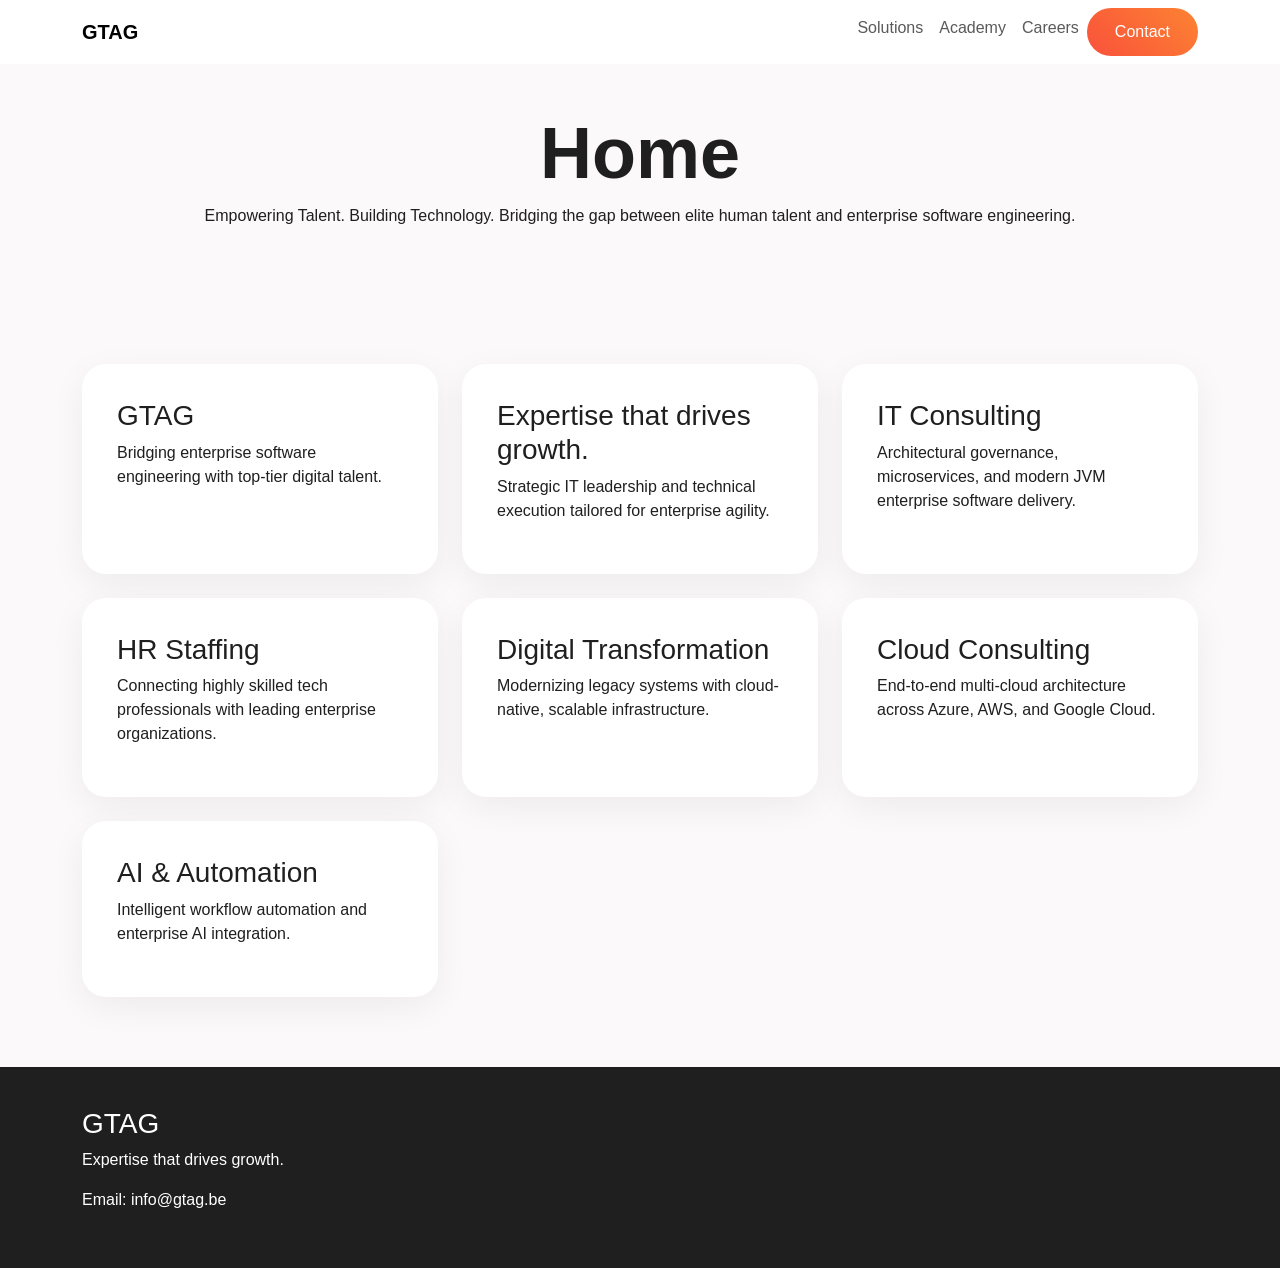
<file: index.html>
<!DOCTYPE html><html><head><meta charset="UTF-8"><meta name="viewport" content="width=device-width,initial-scale=1">
<title>Home | GTAG</title>
<link href="https://cdn.jsdelivr.net/npm/bootstrap@5.3.3/dist/css/bootstrap.min.css" rel="stylesheet">
<link href="css/style.css" rel="stylesheet"></head><body>
<nav class="navbar navbar-expand-lg fixed-top glass-nav"><div class="container">
<a class="navbar-brand fw-bold" href="index.html">GTAG</a>
<button class="navbar-toggler" data-bs-toggle="collapse" data-bs-target="#nav">☰</button>
<div class="collapse navbar-collapse" id="nav"><ul class="navbar-nav ms-auto">
<li class="nav-item"><a class="nav-link" href="solutions.html">Solutions</a></li>
<li class="nav-item"><a class="nav-link" href="academy.html">Academy</a></li>
<li class="nav-item"><a class="nav-link" href="careers.html">Careers</a></li>
<li class="nav-item"><a class="btn btn-primary-custom" href="contact.html">Contact</a></li>
</ul></div></div></nav>
<section class="hero"><div class="container"><h1>Home</h1><p>Empowering Talent. Building Technology. Bridging the gap between elite human talent and enterprise software engineering.</p></div></section>
<section class="section"><div class="container"><div class="row g-4"><div class="col-md-4"><div class="card-box"><h3>GTAG</h3><p>Bridging enterprise software engineering with top-tier digital talent.</p></div></div><div class="col-md-4"><div class="card-box"><h3>Expertise that drives growth.</h3><p>Strategic IT leadership and technical execution tailored for enterprise agility.</p></div></div><div class="col-md-4"><div class="card-box"><h3>IT Consulting</h3><p>Architectural governance, microservices, and modern JVM enterprise software delivery.</p></div></div><div class="col-md-4"><div class="card-box"><h3>HR Staffing</h3><p>Connecting highly skilled tech professionals with leading enterprise organizations.</p></div></div><div class="col-md-4"><div class="card-box"><h3>Digital Transformation</h3><p>Modernizing legacy systems with cloud-native, scalable infrastructure.</p></div></div><div class="col-md-4"><div class="card-box"><h3>Cloud Consulting</h3><p>End-to-end multi-cloud architecture across Azure, AWS, and Google Cloud.</p></div></div><div class="col-md-4"><div class="card-box"><h3>AI & Automation</h3><p>Intelligent workflow automation and enterprise AI integration.</p></div></div></div></div></section>
<footer class="footer"><div class="container">
<h3>GTAG</h3><p>Expertise that drives growth.</p><p>Email: info@gtag.be</p>
</div></footer>
<script src="js/main.js"></script></body></html>
</file>
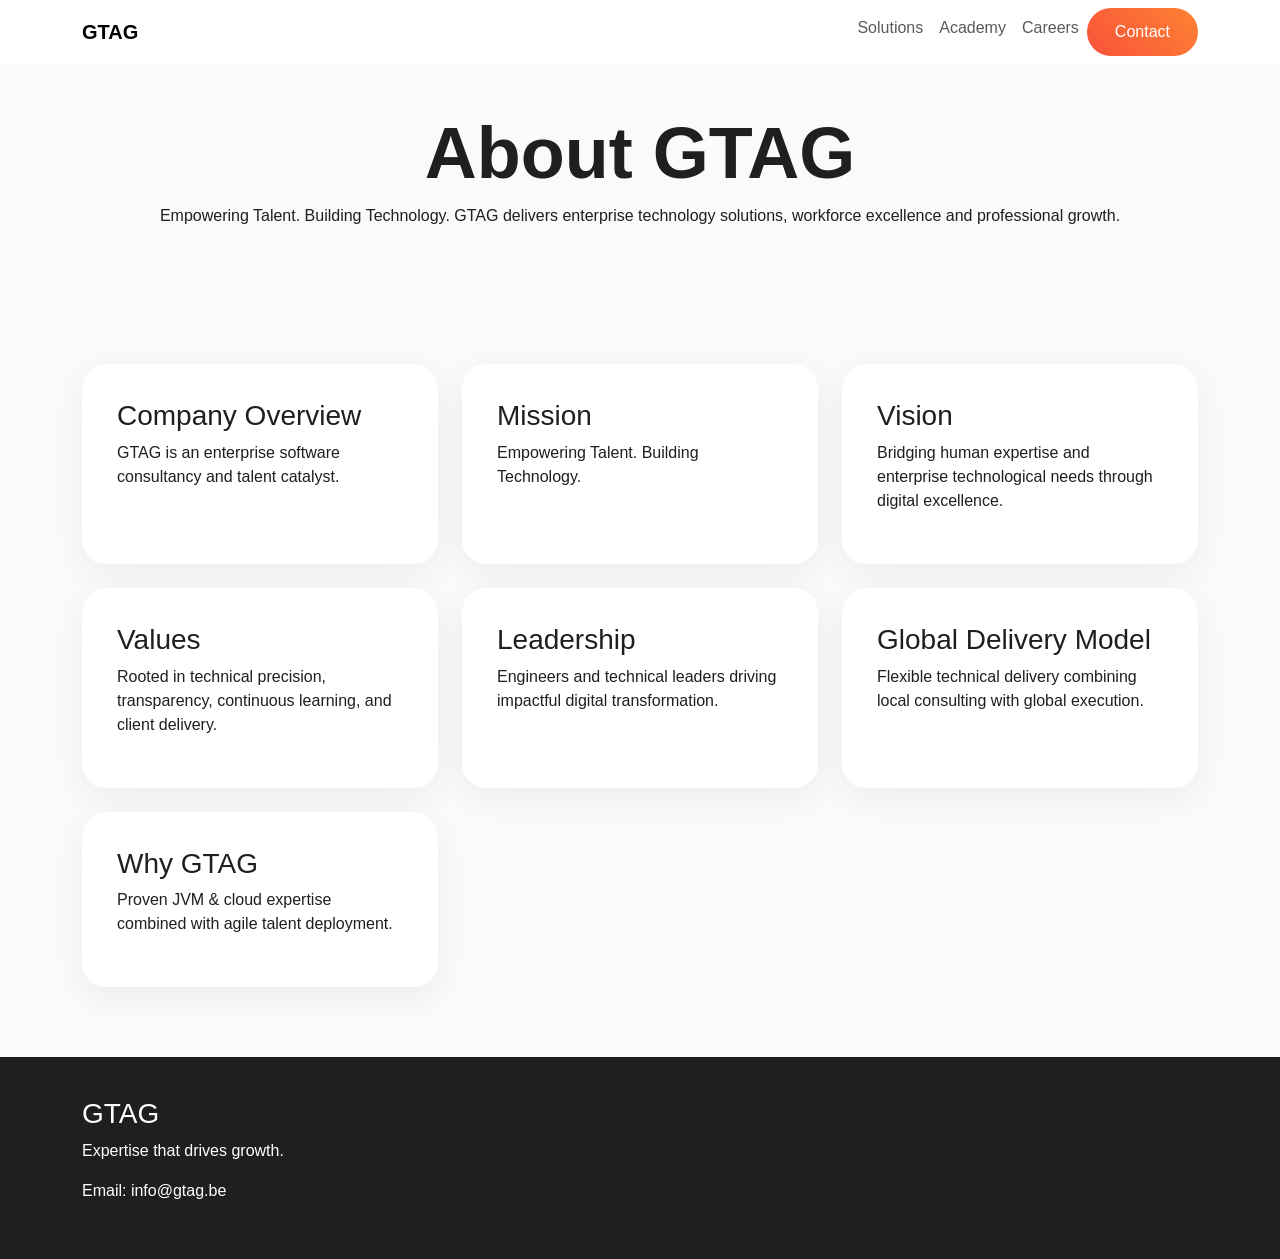
<file: about.html>
<!DOCTYPE html><html><head><meta charset="UTF-8"><meta name="viewport" content="width=device-width,initial-scale=1">
<title>About GTAG | GTAG</title>
<link href="https://cdn.jsdelivr.net/npm/bootstrap@5.3.3/dist/css/bootstrap.min.css" rel="stylesheet">
<link href="css/style.css" rel="stylesheet"></head><body>
<nav class="navbar navbar-expand-lg fixed-top glass-nav"><div class="container">
<a class="navbar-brand fw-bold" href="index.html">GTAG</a>
<button class="navbar-toggler" data-bs-toggle="collapse" data-bs-target="#nav">☰</button>
<div class="collapse navbar-collapse" id="nav"><ul class="navbar-nav ms-auto">
<li class="nav-item"><a class="nav-link" href="solutions.html">Solutions</a></li>
<li class="nav-item"><a class="nav-link" href="academy.html">Academy</a></li>
<li class="nav-item"><a class="nav-link" href="careers.html">Careers</a></li>
<li class="nav-item"><a class="btn btn-primary-custom" href="contact.html">Contact</a></li>
</ul></div></div></nav>
<section class="hero"><div class="container"><h1>About GTAG</h1><p>Empowering Talent. Building Technology. GTAG delivers enterprise technology solutions, workforce excellence and professional growth.</p></div></section>
<section class="section"><div class="container"><div class="row g-4"><div class="col-md-4"><div class="card-box"><h3>Company Overview</h3><p>GTAG is an enterprise software consultancy and talent catalyst.</p></div></div><div class="col-md-4"><div class="card-box"><h3>Mission</h3><p>Empowering Talent. Building Technology.</p></div></div><div class="col-md-4"><div class="card-box"><h3>Vision</h3><p>Bridging human expertise and enterprise technological needs through digital excellence.</p></div></div><div class="col-md-4"><div class="card-box"><h3>Values</h3><p>Rooted in technical precision, transparency, continuous learning, and client delivery.</p></div></div><div class="col-md-4"><div class="card-box"><h3>Leadership</h3><p>Engineers and technical leaders driving impactful digital transformation.</p></div></div><div class="col-md-4"><div class="card-box"><h3>Global Delivery Model</h3><p>Flexible technical delivery combining local consulting with global execution.</p></div></div><div class="col-md-4"><div class="card-box"><h3>Why GTAG</h3><p>Proven JVM & cloud expertise combined with agile talent deployment.</p></div></div></div></div></section>
<footer class="footer"><div class="container">
<h3>GTAG</h3><p>Expertise that drives growth.</p><p>Email: info@gtag.be</p>
</div></footer>
<script src="js/main.js"></script></body></html>
</file>
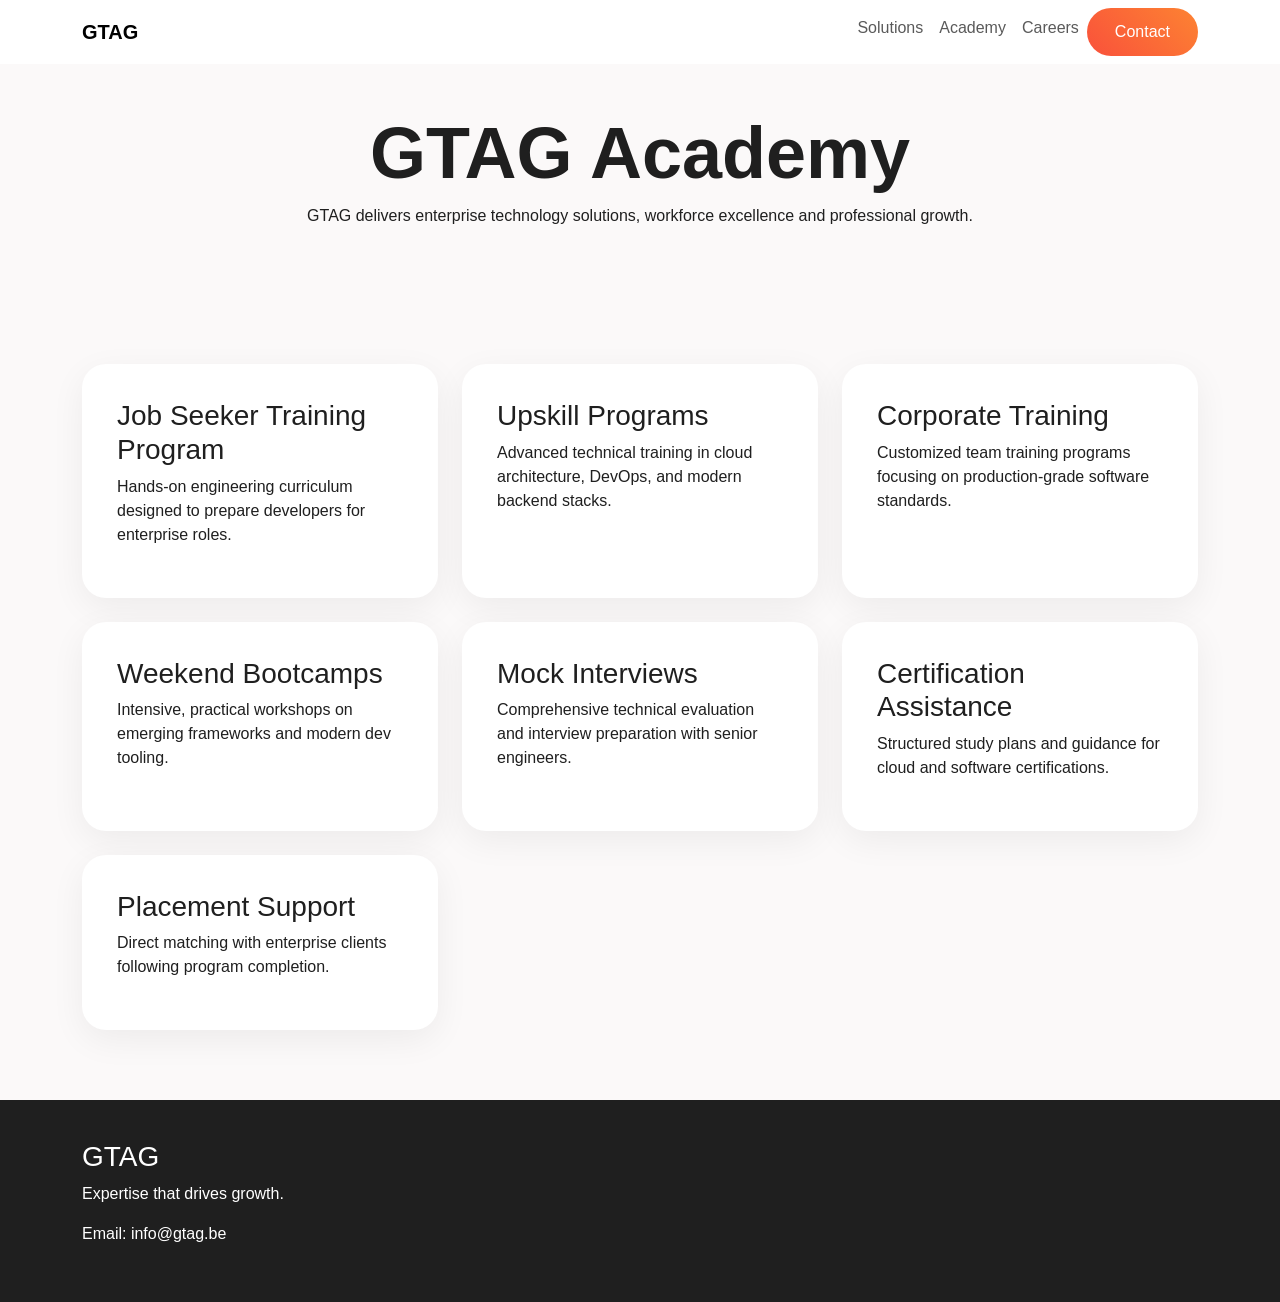
<file: academy.html>
<!DOCTYPE html><html><head><meta charset="UTF-8"><meta name="viewport" content="width=device-width,initial-scale=1">
<title>GTAG Academy | GTAG</title>
<link href="https://cdn.jsdelivr.net/npm/bootstrap@5.3.3/dist/css/bootstrap.min.css" rel="stylesheet">
<link href="css/style.css" rel="stylesheet"></head><body>
<nav class="navbar navbar-expand-lg fixed-top glass-nav"><div class="container">
<a class="navbar-brand fw-bold" href="index.html">GTAG</a>
<button class="navbar-toggler" data-bs-toggle="collapse" data-bs-target="#nav">☰</button>
<div class="collapse navbar-collapse" id="nav"><ul class="navbar-nav ms-auto">
<li class="nav-item"><a class="nav-link" href="solutions.html">Solutions</a></li>
<li class="nav-item"><a class="nav-link" href="academy.html">Academy</a></li>
<li class="nav-item"><a class="nav-link" href="careers.html">Careers</a></li>
<li class="nav-item"><a class="btn btn-primary-custom" href="contact.html">Contact</a></li>
</ul></div></div></nav>
<section class="hero"><div class="container"><h1>GTAG Academy</h1><p>GTAG delivers enterprise technology solutions, workforce excellence and professional growth.</p></div></section>
<section class="section"><div class="container"><div class="row g-4"><div class="col-md-4"><div class="card-box"><h3>Job Seeker Training Program</h3><p>Hands-on engineering curriculum designed to prepare developers for enterprise roles.</p></div></div><div class="col-md-4"><div class="card-box"><h3>Upskill Programs</h3><p>Advanced technical training in cloud architecture, DevOps, and modern backend stacks.</p></div></div><div class="col-md-4"><div class="card-box"><h3>Corporate Training</h3><p>Customized team training programs focusing on production-grade software standards.</p></div></div><div class="col-md-4"><div class="card-box"><h3>Weekend Bootcamps</h3><p>Intensive, practical workshops on emerging frameworks and modern dev tooling.</p></div></div><div class="col-md-4"><div class="card-box"><h3>Mock Interviews</h3><p>Comprehensive technical evaluation and interview preparation with senior engineers.</p></div></div><div class="col-md-4"><div class="card-box"><h3>Certification Assistance</h3><p>Structured study plans and guidance for cloud and software certifications.</p></div></div><div class="col-md-4"><div class="card-box"><h3>Placement Support</h3><p>Direct matching with enterprise clients following program completion.</p></div></div></div></div></section>
<footer class="footer"><div class="container">
<h3>GTAG</h3><p>Expertise that drives growth.</p><p>Email: info@gtag.be</p>
</div></footer>
<script src="js/main.js"></script></body></html>
</file>
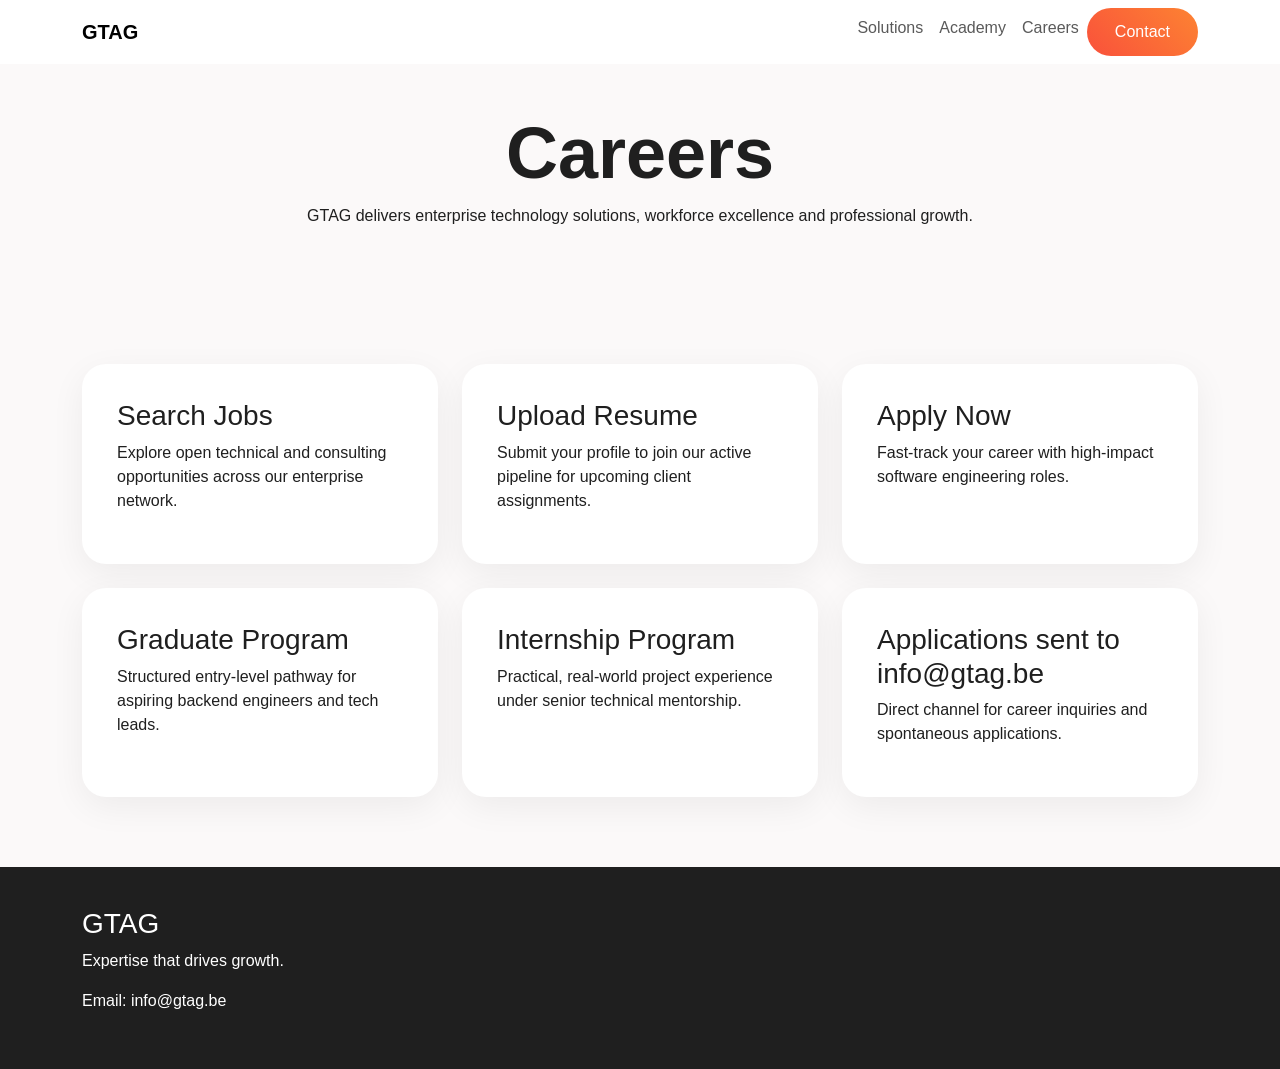
<file: careers.html>
<!DOCTYPE html><html><head><meta charset="UTF-8"><meta name="viewport" content="width=device-width,initial-scale=1">
<title>Careers | GTAG</title>
<link href="https://cdn.jsdelivr.net/npm/bootstrap@5.3.3/dist/css/bootstrap.min.css" rel="stylesheet">
<link href="css/style.css" rel="stylesheet"></head><body>
<nav class="navbar navbar-expand-lg fixed-top glass-nav"><div class="container">
<a class="navbar-brand fw-bold" href="index.html">GTAG</a>
<button class="navbar-toggler" data-bs-toggle="collapse" data-bs-target="#nav">☰</button>
<div class="collapse navbar-collapse" id="nav"><ul class="navbar-nav ms-auto">
<li class="nav-item"><a class="nav-link" href="solutions.html">Solutions</a></li>
<li class="nav-item"><a class="nav-link" href="academy.html">Academy</a></li>
<li class="nav-item"><a class="nav-link" href="careers.html">Careers</a></li>
<li class="nav-item"><a class="btn btn-primary-custom" href="contact.html">Contact</a></li>
</ul></div></div></nav>
<section class="hero"><div class="container"><h1>Careers</h1><p>GTAG delivers enterprise technology solutions, workforce excellence and professional growth.</p></div></section>
<section class="section"><div class="container"><div class="row g-4"><div class="col-md-4"><div class="card-box"><h3>Search Jobs</h3><p>Explore open technical and consulting opportunities across our enterprise network.</p></div></div><div class="col-md-4"><div class="card-box"><h3>Upload Resume</h3><p>Submit your profile to join our active pipeline for upcoming client assignments.</p></div></div><div class="col-md-4"><div class="card-box"><h3>Apply Now</h3><p>Fast-track your career with high-impact software engineering roles.</p></div></div><div class="col-md-4"><div class="card-box"><h3>Graduate Program</h3><p>Structured entry-level pathway for aspiring backend engineers and tech leads.</p></div></div><div class="col-md-4"><div class="card-box"><h3>Internship Program</h3><p>Practical, real-world project experience under senior technical mentorship.</p></div></div><div class="col-md-4"><div class="card-box"><h3>Applications sent to info@gtag.be</h3><p>Direct channel for career inquiries and spontaneous applications.</p></div></div></div></div></section>
<footer class="footer"><div class="container">
<h3>GTAG</h3><p>Expertise that drives growth.</p><p>Email: info@gtag.be</p>
</div></footer>
<script src="js/main.js"></script></body></html>
</file>
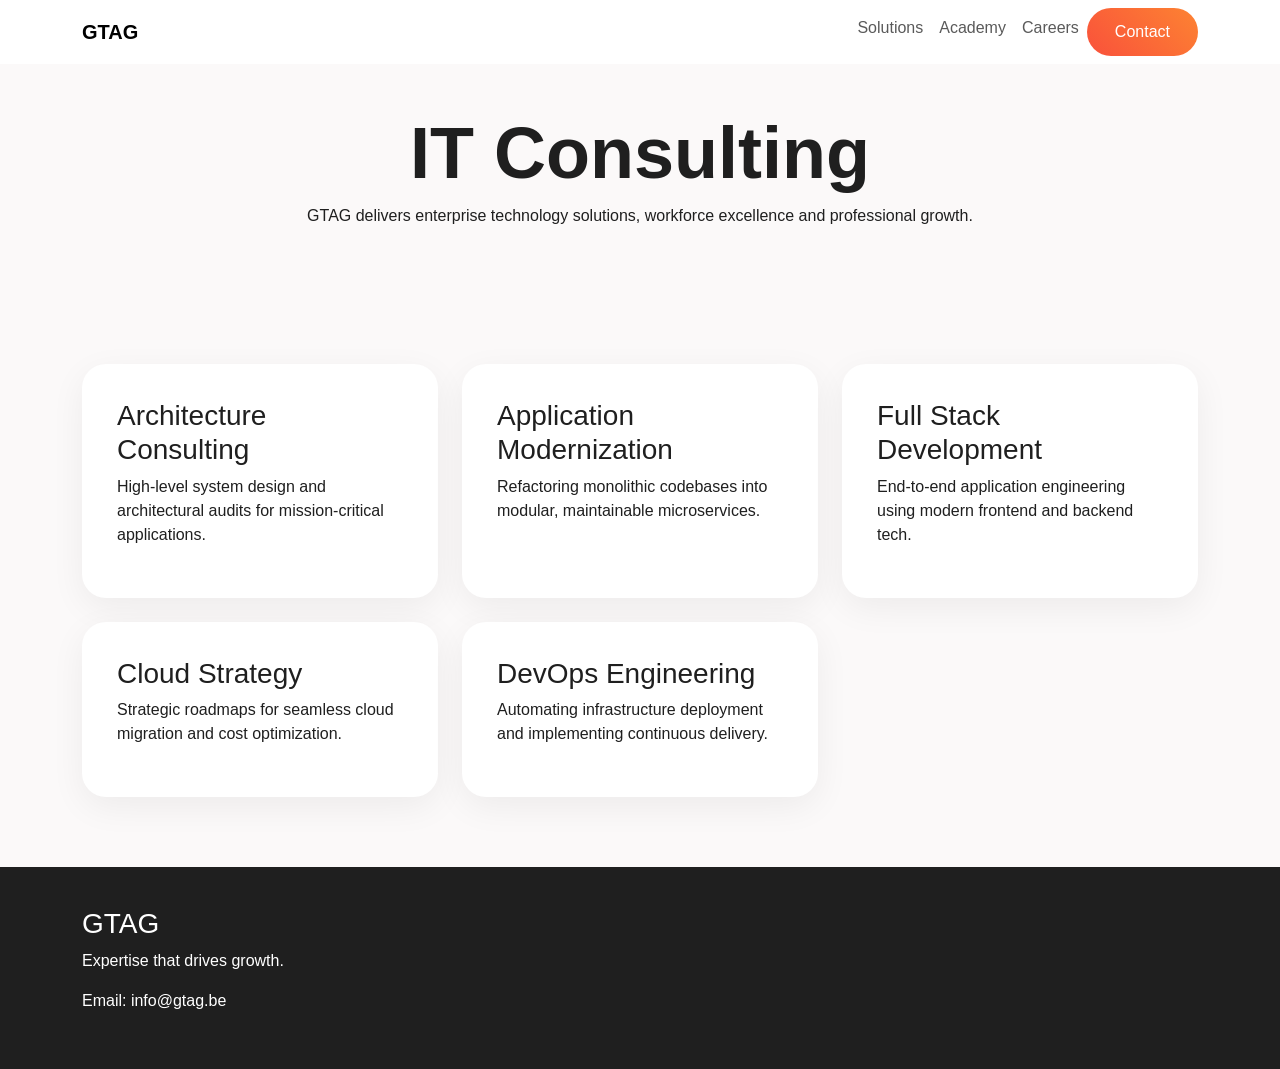
<file: consulting.html>
<!DOCTYPE html><html><head><meta charset="UTF-8"><meta name="viewport" content="width=device-width,initial-scale=1">
<title>IT Consulting | GTAG</title>
<link href="https://cdn.jsdelivr.net/npm/bootstrap@5.3.3/dist/css/bootstrap.min.css" rel="stylesheet">
<link href="css/style.css" rel="stylesheet"></head><body>
<nav class="navbar navbar-expand-lg fixed-top glass-nav"><div class="container">
<a class="navbar-brand fw-bold" href="index.html">GTAG</a>
<button class="navbar-toggler" data-bs-toggle="collapse" data-bs-target="#nav">☰</button>
<div class="collapse navbar-collapse" id="nav"><ul class="navbar-nav ms-auto">
<li class="nav-item"><a class="nav-link" href="solutions.html">Solutions</a></li>
<li class="nav-item"><a class="nav-link" href="academy.html">Academy</a></li>
<li class="nav-item"><a class="nav-link" href="careers.html">Careers</a></li>
<li class="nav-item"><a class="btn btn-primary-custom" href="contact.html">Contact</a></li>
</ul></div></div></nav>
<section class="hero"><div class="container"><h1>IT Consulting</h1><p>GTAG delivers enterprise technology solutions, workforce excellence and professional growth.</p></div></section>
<section class="section"><div class="container"><div class="row g-4"><div class="col-md-4"><div class="card-box"><h3>Architecture Consulting</h3><p>High-level system design and architectural audits for mission-critical applications.</p></div></div><div class="col-md-4"><div class="card-box"><h3>Application Modernization</h3><p>Refactoring monolithic codebases into modular, maintainable microservices.</p></div></div><div class="col-md-4"><div class="card-box"><h3>Full Stack Development</h3><p>End-to-end application engineering using modern frontend and backend tech.</p></div></div><div class="col-md-4"><div class="card-box"><h3>Cloud Strategy</h3><p>Strategic roadmaps for seamless cloud migration and cost optimization.</p></div></div><div class="col-md-4"><div class="card-box"><h3>DevOps Engineering</h3><p>Automating infrastructure deployment and implementing continuous delivery.</p></div></div></div></div></section>
<footer class="footer"><div class="container">
<h3>GTAG</h3><p>Expertise that drives growth.</p><p>Email: info@gtag.be</p>
</div></footer>
<script src="js/main.js"></script></body></html>
</file>
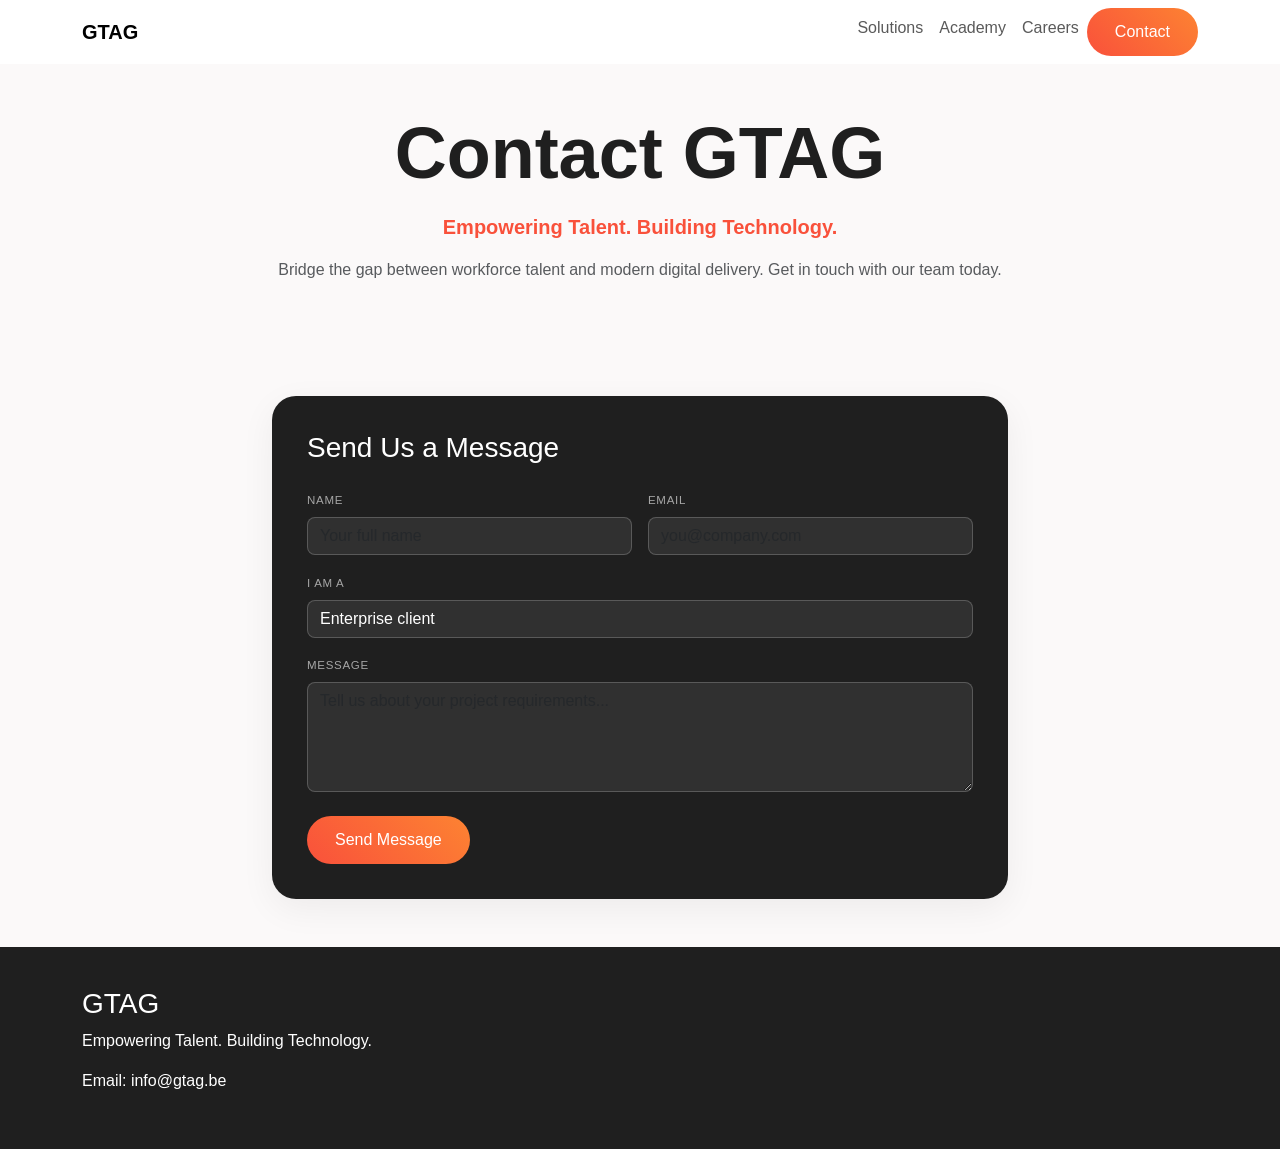
<file: contact.html>
<!DOCTYPE html><html><head><meta charset="UTF-8"><meta name="viewport" content="width=device-width,initial-scale=1">
<title>Contact GTAG | GTAG</title>
<link href="https://cdn.jsdelivr.net/npm/bootstrap@5.3.3/dist/css/bootstrap.min.css" rel="stylesheet">
<link href="css/style.css" rel="stylesheet"></head><body>
<nav class="navbar navbar-expand-lg fixed-top glass-nav"><div class="container">
<a class="navbar-brand fw-bold" href="index.html">GTAG</a>
<button class="navbar-toggler" data-bs-toggle="collapse" data-bs-target="#nav">☰</button>
<div class="collapse navbar-collapse" id="nav"><ul class="navbar-nav ms-auto">
<li class="nav-item"><a class="nav-link" href="solutions.html">Solutions</a></li>
<li class="nav-item"><a class="nav-link" href="academy.html">Academy</a></li>
<li class="nav-item"><a class="nav-link" href="careers.html">Careers</a></li>
<li class="nav-item"><a class="btn btn-primary-custom" href="contact.html">Contact</a></li>
</ul></div></div></nav>

<section class="hero"><div class="container">
  <h1>Contact GTAG</h1>
  <p class="lead fw-semibold mt-3" style="color: var(--primary);">Empowering Talent. Building Technology.</p>
  <p class="text-muted">Bridge the gap between workforce talent and modern digital delivery. Get in touch with our team today.</p>
</div></section>

<section class="section py-5">
  <div class="container">
    <div class="row justify-content-center">
      <div class="col-lg-8">
        <div class="card-box" style="background: #1f1f1f; color: #fff;">
          <h3 class="mb-4 text-white">Send Us a Message</h3>

          <!-- Success Alert Message (Hidden initially) -->
          <div id="successMessage" class="alert alert-success d-none mb-4" role="alert">
            <strong>Message Sent Successfully!</strong> Thank you for reaching out to GTAG. We will get back to you shortly.
          </div>

          <!-- Contact Form -->
          <form class="contact-form" id="gtagContactForm">
            <div class="form-grid">
              <div>
                <label for="name">Name</label>
                <input id="name" name="SingleLine" type="text" placeholder="Your full name" required class="form-control">
              </div>
              <div>
                <label for="email">Email</label>
                <input id="email" name="Email" type="email" placeholder="you@company.com" required class="form-control">
              </div>
              <div class="full">
                <label for="role">I am a</label>
                <select id="role" name="Dropdown" class="form-select">
                  <option value="Enterprise client">Enterprise client</option>
                  <option value="Tech professional">Tech professional</option>
                  <option value="Training candidate">Training candidate</option>
                </select>
              </div>
              <div class="full">
                <label for="message">Message</label>
                <textarea id="message" name="MultiLine" placeholder="Tell us about your project requirements..." required class="form-control" rows="4"></textarea>
              </div>
            </div>

            <div class="submit-row mt-4">
              <button class="btn btn-primary-custom" type="submit" id="submitBtn">Send Message</button>
            </div>
          </form>

        </div>
      </div>
    </div>
  </div>
</section>

<footer class="footer"><div class="container">
<h3>GTAG</h3><p>Empowering Talent. Building Technology.</p><p>Email: info@gtag.be</p>
</div></footer>
<script src="https://cdn.jsdelivr.net/npm/bootstrap@5.3.3/dist/js/bootstrap.bundle.min.js"></script>
<script src="js/main.js"></script></body></html>
</file>
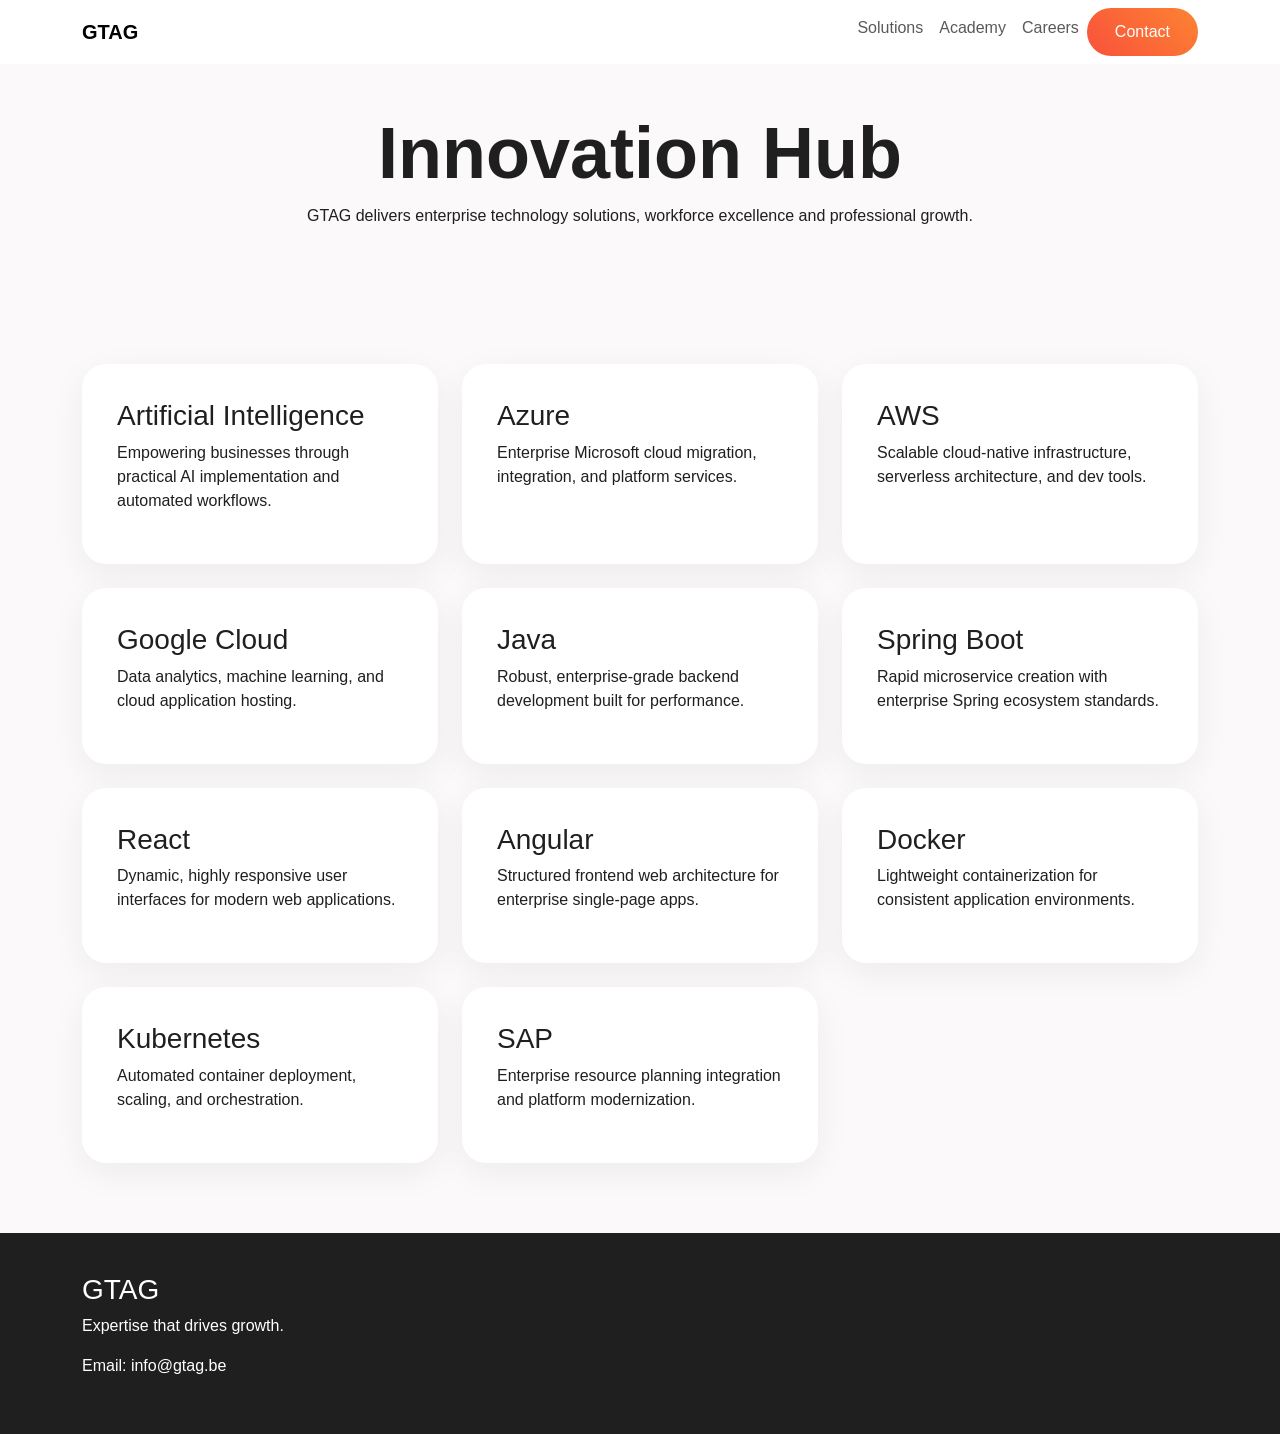
<file: innovation.html>
<!DOCTYPE html><html><head><meta charset="UTF-8"><meta name="viewport" content="width=device-width,initial-scale=1">
<title>Innovation Hub | GTAG</title>
<link href="https://cdn.jsdelivr.net/npm/bootstrap@5.3.3/dist/css/bootstrap.min.css" rel="stylesheet">
<link href="css/style.css" rel="stylesheet"></head><body>
<nav class="navbar navbar-expand-lg fixed-top glass-nav"><div class="container">
<a class="navbar-brand fw-bold" href="index.html">GTAG</a>
<button class="navbar-toggler" data-bs-toggle="collapse" data-bs-target="#nav">☰</button>
<div class="collapse navbar-collapse" id="nav"><ul class="navbar-nav ms-auto">
<li class="nav-item"><a class="nav-link" href="solutions.html">Solutions</a></li>
<li class="nav-item"><a class="nav-link" href="academy.html">Academy</a></li>
<li class="nav-item"><a class="nav-link" href="careers.html">Careers</a></li>
<li class="nav-item"><a class="btn btn-primary-custom" href="contact.html">Contact</a></li>
</ul></div></div></nav>
<section class="hero"><div class="container"><h1>Innovation Hub</h1><p>GTAG delivers enterprise technology solutions, workforce excellence and professional growth.</p></div></section>
<section class="section"><div class="container"><div class="row g-4"><div class="col-md-4"><div class="card-box"><h3>Artificial Intelligence</h3><p>Empowering businesses through practical AI implementation and automated workflows.</p></div></div><div class="col-md-4"><div class="card-box"><h3>Azure</h3><p>Enterprise Microsoft cloud migration, integration, and platform services.</p></div></div><div class="col-md-4"><div class="card-box"><h3>AWS</h3><p>Scalable cloud-native infrastructure, serverless architecture, and dev tools.</p></div></div><div class="col-md-4"><div class="card-box"><h3>Google Cloud</h3><p>Data analytics, machine learning, and cloud application hosting.</p></div></div><div class="col-md-4"><div class="card-box"><h3>Java</h3><p>Robust, enterprise-grade backend development built for performance.</p></div></div><div class="col-md-4"><div class="card-box"><h3>Spring Boot</h3><p>Rapid microservice creation with enterprise Spring ecosystem standards.</p></div></div><div class="col-md-4"><div class="card-box"><h3>React</h3><p>Dynamic, highly responsive user interfaces for modern web applications.</p></div></div><div class="col-md-4"><div class="card-box"><h3>Angular</h3><p>Structured frontend web architecture for enterprise single-page apps.</p></div></div><div class="col-md-4"><div class="card-box"><h3>Docker</h3><p>Lightweight containerization for consistent application environments.</p></div></div><div class="col-md-4"><div class="card-box"><h3>Kubernetes</h3><p>Automated container deployment, scaling, and orchestration.</p></div></div><div class="col-md-4"><div class="card-box"><h3>SAP</h3><p>Enterprise resource planning integration and platform modernization.</p></div></div></div></div></section>
<footer class="footer"><div class="container">
<h3>GTAG</h3><p>Expertise that drives growth.</p><p>Email: info@gtag.be</p>
</div></footer>
<script src="js/main.js"></script></body></html>
</file>
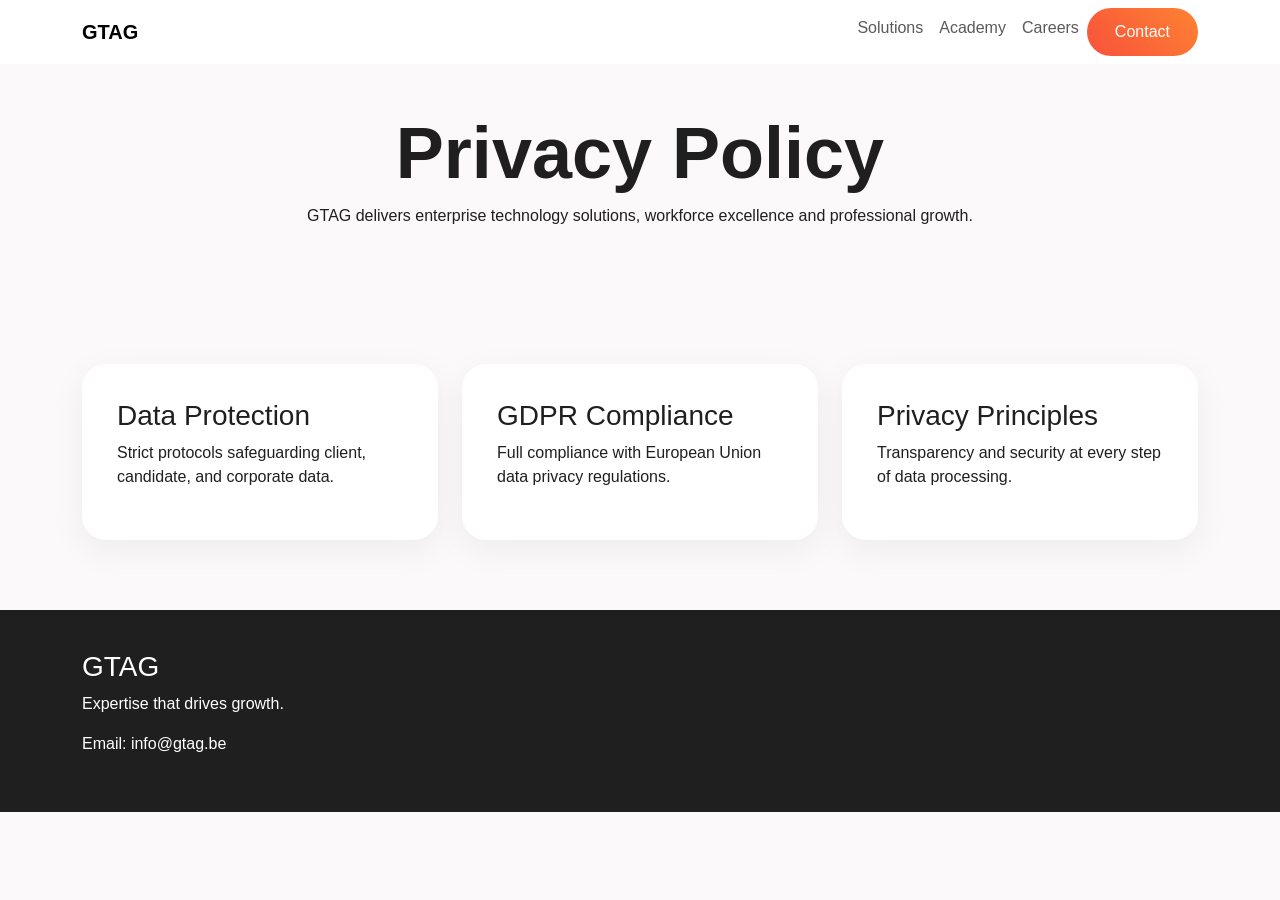
<file: privacy.html>
<!DOCTYPE html><html><head><meta charset="UTF-8"><meta name="viewport" content="width=device-width,initial-scale=1">
<title>Privacy Policy | GTAG</title>
<link href="https://cdn.jsdelivr.net/npm/bootstrap@5.3.3/dist/css/bootstrap.min.css" rel="stylesheet">
<link href="css/style.css" rel="stylesheet"></head><body>
<nav class="navbar navbar-expand-lg fixed-top glass-nav"><div class="container">
<a class="navbar-brand fw-bold" href="index.html">GTAG</a>
<button class="navbar-toggler" data-bs-toggle="collapse" data-bs-target="#nav">☰</button>
<div class="collapse navbar-collapse" id="nav"><ul class="navbar-nav ms-auto">
<li class="nav-item"><a class="nav-link" href="solutions.html">Solutions</a></li>
<li class="nav-item"><a class="nav-link" href="academy.html">Academy</a></li>
<li class="nav-item"><a class="nav-link" href="careers.html">Careers</a></li>
<li class="nav-item"><a class="btn btn-primary-custom" href="contact.html">Contact</a></li>
</ul></div></div></nav>
<section class="hero"><div class="container"><h1>Privacy Policy</h1><p>GTAG delivers enterprise technology solutions, workforce excellence and professional growth.</p></div></section>
<section class="section"><div class="container"><div class="row g-4"><div class="col-md-4"><div class="card-box"><h3>Data Protection</h3><p>Strict protocols safeguarding client, candidate, and corporate data.</p></div></div><div class="col-md-4"><div class="card-box"><h3>GDPR Compliance</h3><p>Full compliance with European Union data privacy regulations.</p></div></div><div class="col-md-4"><div class="card-box"><h3>Privacy Principles</h3><p>Transparency and security at every step of data processing.</p></div></div></div></div></section>
<footer class="footer"><div class="container">
<h3>GTAG</h3><p>Expertise that drives growth.</p><p>Email: info@gtag.be</p>
</div></footer>
<script src="js/main.js"></script></body></html>
</file>
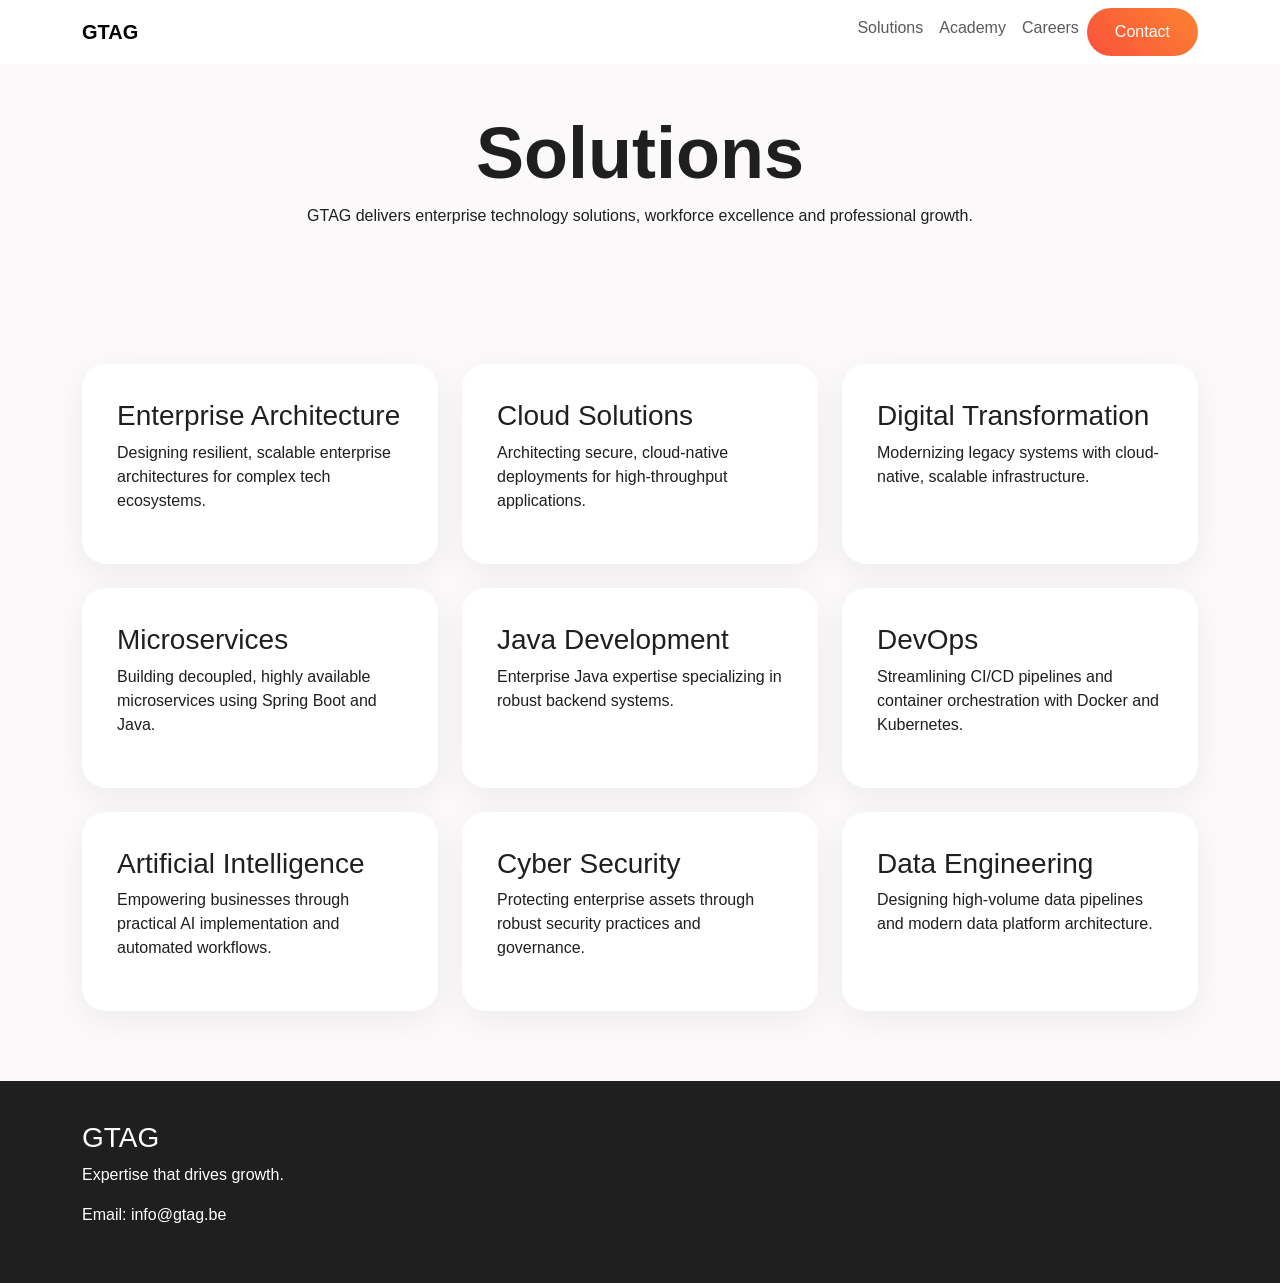
<file: solutions.html>
<!DOCTYPE html><html><head><meta charset="UTF-8"><meta name="viewport" content="width=device-width,initial-scale=1">
<title>Solutions | GTAG</title>
<link href="https://cdn.jsdelivr.net/npm/bootstrap@5.3.3/dist/css/bootstrap.min.css" rel="stylesheet">
<link href="css/style.css" rel="stylesheet"></head><body>
<nav class="navbar navbar-expand-lg fixed-top glass-nav"><div class="container">
<a class="navbar-brand fw-bold" href="index.html">GTAG</a>
<button class="navbar-toggler" data-bs-toggle="collapse" data-bs-target="#nav">☰</button>
<div class="collapse navbar-collapse" id="nav"><ul class="navbar-nav ms-auto">
<li class="nav-item"><a class="nav-link" href="solutions.html">Solutions</a></li>
<li class="nav-item"><a class="nav-link" href="academy.html">Academy</a></li>
<li class="nav-item"><a class="nav-link" href="careers.html">Careers</a></li>
<li class="nav-item"><a class="btn btn-primary-custom" href="contact.html">Contact</a></li>
</ul></div></div></nav>
<section class="hero"><div class="container"><h1>Solutions</h1><p>GTAG delivers enterprise technology solutions, workforce excellence and professional growth.</p></div></section>
<section class="section"><div class="container"><div class="row g-4"><div class="col-md-4"><div class="card-box"><h3>Enterprise Architecture</h3><p>Designing resilient, scalable enterprise architectures for complex tech ecosystems.</p></div></div><div class="col-md-4"><div class="card-box"><h3>Cloud Solutions</h3><p>Architecting secure, cloud-native deployments for high-throughput applications.</p></div></div><div class="col-md-4"><div class="card-box"><h3>Digital Transformation</h3><p>Modernizing legacy systems with cloud-native, scalable infrastructure.</p></div></div><div class="col-md-4"><div class="card-box"><h3>Microservices</h3><p>Building decoupled, highly available microservices using Spring Boot and Java.</p></div></div><div class="col-md-4"><div class="card-box"><h3>Java Development</h3><p>Enterprise Java expertise specializing in robust backend systems.</p></div></div><div class="col-md-4"><div class="card-box"><h3>DevOps</h3><p>Streamlining CI/CD pipelines and container orchestration with Docker and Kubernetes.</p></div></div><div class="col-md-4"><div class="card-box"><h3>Artificial Intelligence</h3><p>Empowering businesses through practical AI implementation and automated workflows.</p></div></div><div class="col-md-4"><div class="card-box"><h3>Cyber Security</h3><p>Protecting enterprise assets through robust security practices and governance.</p></div></div><div class="col-md-4"><div class="card-box"><h3>Data Engineering</h3><p>Designing high-volume data pipelines and modern data platform architecture.</p></div></div></div></div></section>
<footer class="footer"><div class="container">
<h3>GTAG</h3><p>Expertise that drives growth.</p><p>Email: info@gtag.be</p>
</div></footer>
<script src="js/main.js"></script></body></html>
</file>
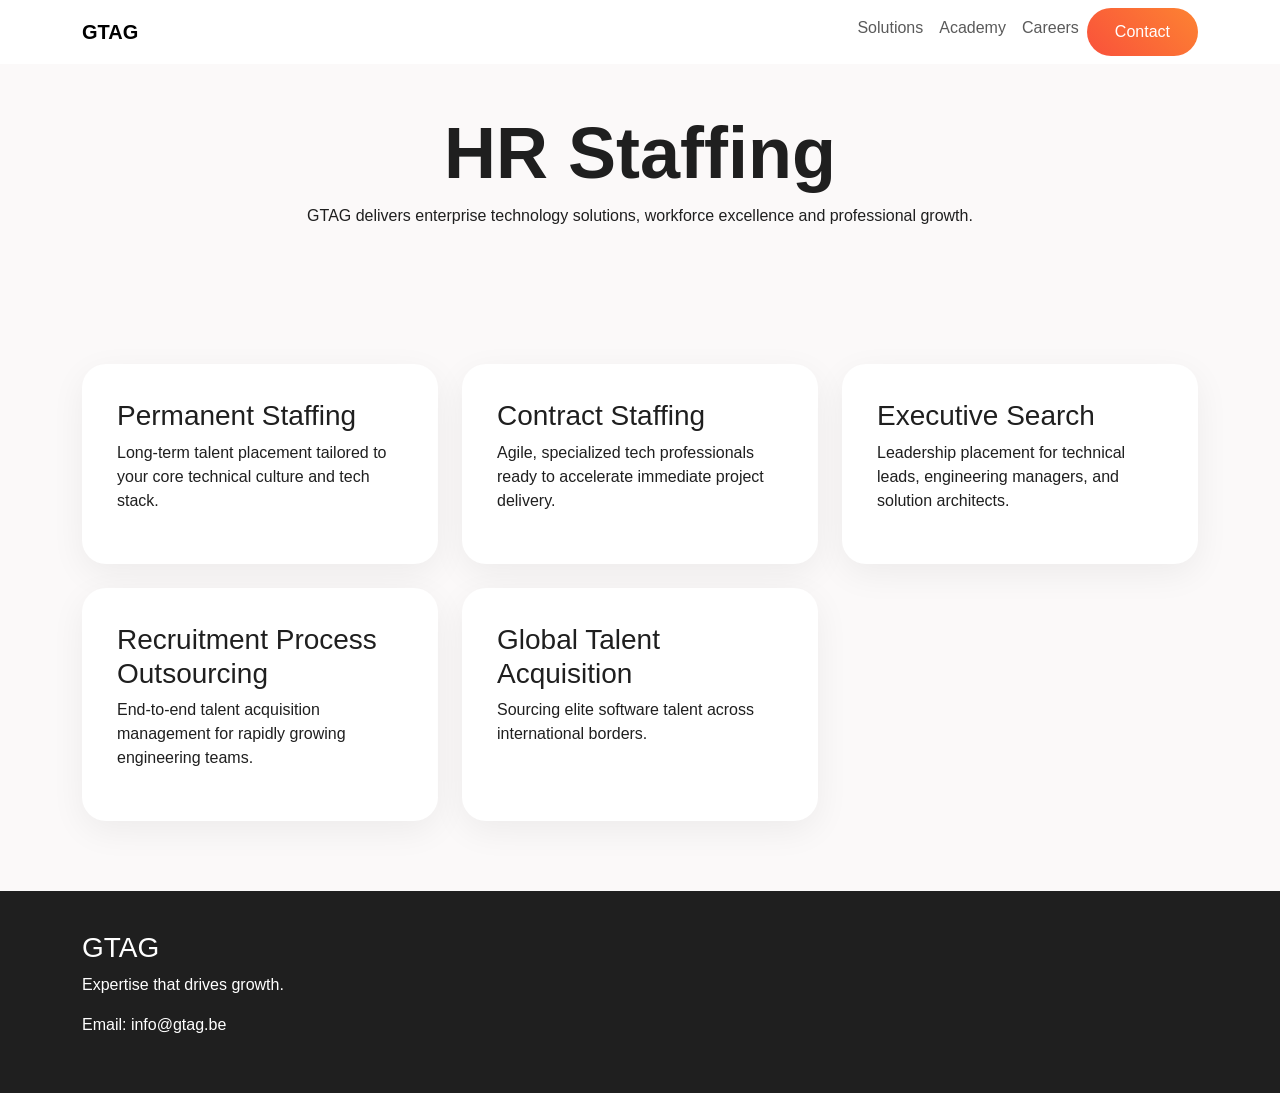
<file: staffing.html>
<!DOCTYPE html><html><head><meta charset="UTF-8"><meta name="viewport" content="width=device-width,initial-scale=1">
<title>HR Staffing | GTAG</title>
<link href="https://cdn.jsdelivr.net/npm/bootstrap@5.3.3/dist/css/bootstrap.min.css" rel="stylesheet">
<link href="css/style.css" rel="stylesheet"></head><body>
<nav class="navbar navbar-expand-lg fixed-top glass-nav"><div class="container">
<a class="navbar-brand fw-bold" href="index.html">GTAG</a>
<button class="navbar-toggler" data-bs-toggle="collapse" data-bs-target="#nav">☰</button>
<div class="collapse navbar-collapse" id="nav"><ul class="navbar-nav ms-auto">
<li class="nav-item"><a class="nav-link" href="solutions.html">Solutions</a></li>
<li class="nav-item"><a class="nav-link" href="academy.html">Academy</a></li>
<li class="nav-item"><a class="nav-link" href="careers.html">Careers</a></li>
<li class="nav-item"><a class="btn btn-primary-custom" href="contact.html">Contact</a></li>
</ul></div></div></nav>
<section class="hero"><div class="container"><h1>HR Staffing</h1><p>GTAG delivers enterprise technology solutions, workforce excellence and professional growth.</p></div></section>
<section class="section"><div class="container"><div class="row g-4"><div class="col-md-4"><div class="card-box"><h3>Permanent Staffing</h3><p>Long-term talent placement tailored to your core technical culture and tech stack.</p></div></div><div class="col-md-4"><div class="card-box"><h3>Contract Staffing</h3><p>Agile, specialized tech professionals ready to accelerate immediate project delivery.</p></div></div><div class="col-md-4"><div class="card-box"><h3>Executive Search</h3><p>Leadership placement for technical leads, engineering managers, and solution architects.</p></div></div><div class="col-md-4"><div class="card-box"><h3>Recruitment Process Outsourcing</h3><p>End-to-end talent acquisition management for rapidly growing engineering teams.</p></div></div><div class="col-md-4"><div class="card-box"><h3>Global Talent Acquisition</h3><p>Sourcing elite software talent across international borders.</p></div></div></div></div></section>
<footer class="footer"><div class="container">
<h3>GTAG</h3><p>Expertise that drives growth.</p><p>Email: info@gtag.be</p>
</div></footer>
<script src="js/main.js"></script></body></html>
</file>
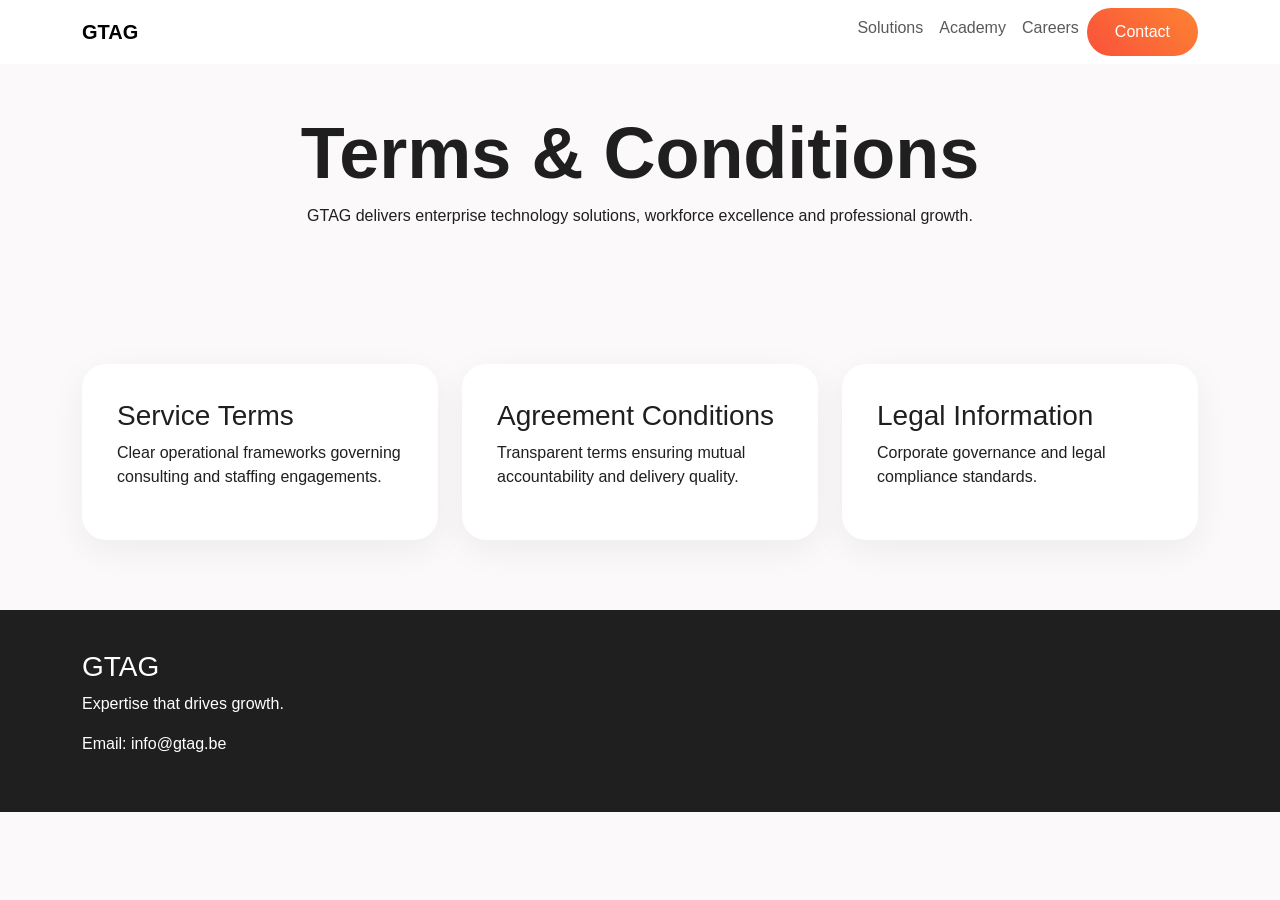
<file: terms.html>
<!DOCTYPE html><html><head><meta charset="UTF-8"><meta name="viewport" content="width=device-width,initial-scale=1">
<title>Terms & Conditions | GTAG</title>
<link href="https://cdn.jsdelivr.net/npm/bootstrap@5.3.3/dist/css/bootstrap.min.css" rel="stylesheet">
<link href="css/style.css" rel="stylesheet"></head><body>
<nav class="navbar navbar-expand-lg fixed-top glass-nav"><div class="container">
<a class="navbar-brand fw-bold" href="index.html">GTAG</a>
<button class="navbar-toggler" data-bs-toggle="collapse" data-bs-target="#nav">☰</button>
<div class="collapse navbar-collapse" id="nav"><ul class="navbar-nav ms-auto">
<li class="nav-item"><a class="nav-link" href="solutions.html">Solutions</a></li>
<li class="nav-item"><a class="nav-link" href="academy.html">Academy</a></li>
<li class="nav-item"><a class="nav-link" href="careers.html">Careers</a></li>
<li class="nav-item"><a class="btn btn-primary-custom" href="contact.html">Contact</a></li>
</ul></div></div></nav>
<section class="hero"><div class="container"><h1>Terms & Conditions</h1><p>GTAG delivers enterprise technology solutions, workforce excellence and professional growth.</p></div></section>
<section class="section"><div class="container"><div class="row g-4"><div class="col-md-4"><div class="card-box"><h3>Service Terms</h3><p>Clear operational frameworks governing consulting and staffing engagements.</p></div></div><div class="col-md-4"><div class="card-box"><h3>Agreement Conditions</h3><p>Transparent terms ensuring mutual accountability and delivery quality.</p></div></div><div class="col-md-4"><div class="card-box"><h3>Legal Information</h3><p>Corporate governance and legal compliance standards.</p></div></div></div></div></section>
<footer class="footer"><div class="container">
<h3>GTAG</h3><p>Expertise that drives growth.</p><p>Email: info@gtag.be</p>
</div></footer>
<script src="js/main.js"></script></body></html>
</file>
<file: css/style.css>
:root{--primary:#F9513B;--accent:#FD8332;--bg:#FBF9F9;--text:#1F1F1F;--muted:#666}
body{margin:0;background:var(--bg);color:var(--text);font-family:Inter,Arial,sans-serif}
h1,h2,h3{font-family:Poppins,Arial,sans-serif}
.glass-nav{background:rgba(255,255,255,.88);backdrop-filter:blur(12px)}
.hero{padding:110px 0 50px;text-align:center}
.hero h1{font-size:72px;font-weight:800}
.section{padding:70px 0}
.card-box{background:#fff;border-radius:24px;padding:35px;height:100%;box-shadow:0 10px 35px rgba(0,0,0,.06);transition:.3s}
.card-box:hover{transform:translateY(-8px)}
.btn-primary-custom{background:linear-gradient(45deg,#F9513B,#FD8332);color:white;border:0;border-radius:30px;padding:12px 28px}
.footer{background:#1f1f1f;color:white;padding:40px}

.form-grid{display:grid;grid-template-columns:1fr 1fr;gap:1rem;}
.form-grid .full{grid-column:1/-1;}
label{font-family:var(--font-mono);font-size:.72rem;letter-spacing:.06em;color:rgba(255,255,255,.6);text-transform:uppercase;display:block;margin-bottom:.5rem;}
input,select,textarea{
  width:100%;background:rgba(255,255,255,.05);border:1px solid rgba(255,255,255,.2);
  color:#fff;padding:.75rem .9rem;border-radius:3px;font-family:var(--font-body);font-size:.95rem;
}
input::placeholder,textarea::placeholder{color:rgba(255,255,255,.35);}
textarea{resize:vertical;min-height:100px;}
.form-grid label{margin-top:.2rem;}
.submit-row{margin-top:1.6rem;display:flex;align-items:center;gap:1rem;flex-wrap:wrap;}
.submit-row .note{font-size:.82rem;color:rgba(255,255,255,.45);}
button.btn{cursor:pointer;border:none;font:inherit;}



/* Contact Form Enhancements */
.contact-form .form-grid input,
.contact-form .form-grid select,
.contact-form .form-grid textarea {
  background: rgba(255, 255, 255, 0.08);
  border: 1px solid rgba(255, 255, 255, 0.2);
  color: #fff;
  border-radius: 8px;
}
.contact-form .form-grid select option {
  background: #1f1f1f;
  color: #fff;
}
</file>
